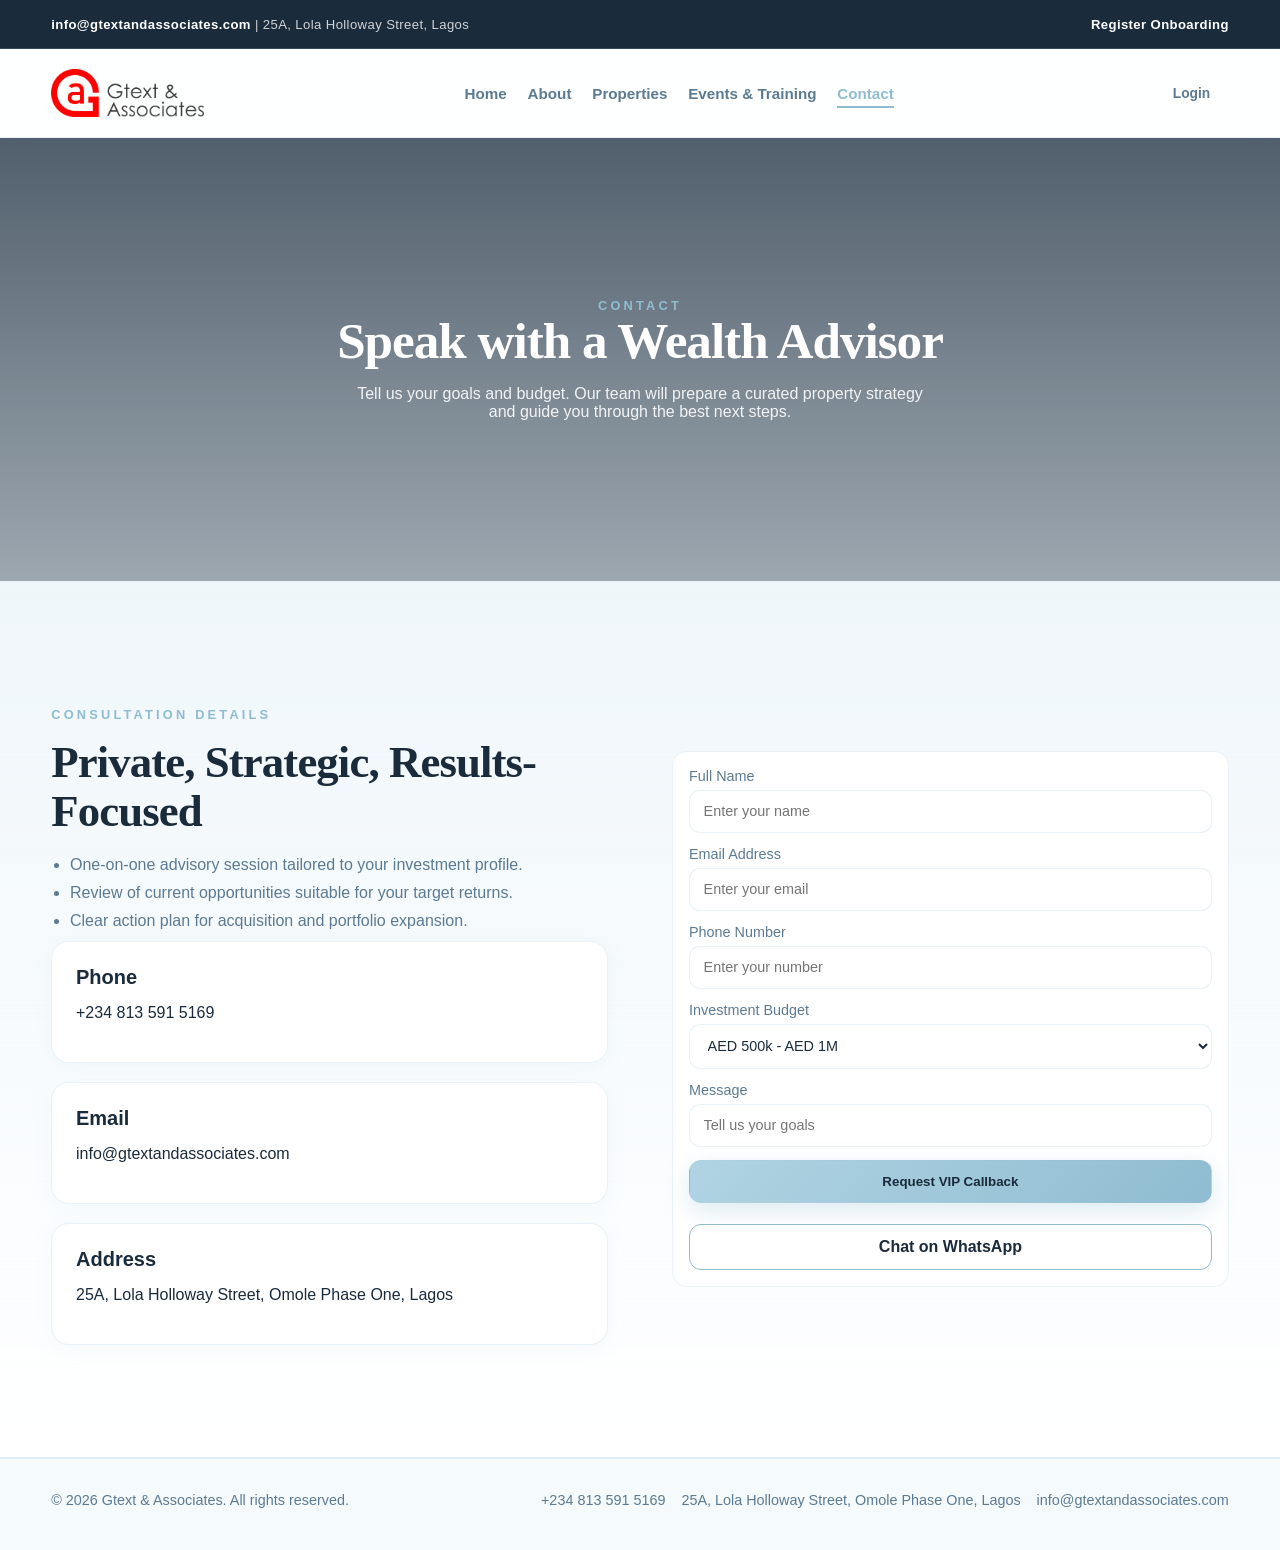
<file: contact.html>
<!DOCTYPE html>
<html lang="en">

<head>
  <meta charset="UTF-8">
  <meta name="viewport" content="width=device-width, initial-scale=1.0">
  <title>Contact | Gtext & Associates</title>
  <meta name="description"
    content="Contact Gtext & Associates for private luxury real estate advisory and consultation.">
  <link rel="preconnect" href="https://fonts.googleapis.com">
  <link rel="preconnect" href="https://fonts.gstatic.com" crossorigin>
  <link
    href="https://fonts.googleapis.com/css2?family=Manrope:wght@400;500;600;700;800&family=Playfair+Display:wght@600;700;800&display=swap"
    rel="stylesheet">
  <link rel="stylesheet" href="./styles.css">

  <!-- Security Headers -->
  <meta http-equiv="Content-Security-Policy"
    content="default-src 'self'; script-src 'self'; style-src 'self' 'unsafe-inline' https://fonts.googleapis.com; font-src 'self' https://fonts.gstatic.com; img-src 'self' data: https:; connect-src 'self'; base-uri 'self'; form-action 'self' https://formspree.io;">
  <meta http-equiv="X-Content-Type-Options" content="nosniff">
  <meta name="referrer" content="strict-origin-when-cross-origin">
</head>

<body>
  <div class="page-bg"></div>

  <div class="topbar">
    <div class="container topbar-wrap">
      <span><a href="mailto:info@gtextandassociates.com">info@gtextandassociates.com</a> | 25A, Lola Holloway Street,
        Lagos</span>
      <div class="topbar-links">
        <a href="./contact.html">Register Onboarding</a>
      </div>
    </div>
  </div>

  <header class="site-header">
    <div class="container nav-wrap">
      <a href="./index.html" class="logo">
        <span class="logo-mark"><img src="./images/ga-logo.webp" alt="Gtext Logo"></span>
      </a>
      <button class="menu-toggle" type="button" aria-label="Toggle menu">Menu</button>
      <nav class="site-nav">
        <a href="./index.html">Home</a>
        <a href="./about.html">About</a>
        <a href="./properties.html">Properties</a>
        <a href="./events.html">Events & Training</a>
        <a href="./contact.html" class="active">Contact</a>
      </nav>
      <div class="nav-actions">
        <a href="./contact.html" class="btn btn-link">Login</a>
      </div>
    </div>
  </header>

  <main>
    <section class="section page-hero"
      style="background: linear-gradient(rgba(26, 43, 60, 0.75), rgba(26, 43, 60, 0.4)), url('https://images.unsplash.com/photo-1486406146926-c627a92ad1ab?auto=format&fit=crop&w=1600&q=80') center/cover; color: #fff; text-align: center; padding: 10rem 0;">
      <div class="container">
        <p class="eyebrow" style="color: var(--gold-strong);">Contact</p>
        <h1 style="color: #fff;">Speak with a Wealth Advisor</h1>
        <p style="color: rgba(255,255,255,0.9); max-width: 65ch; margin: 0 auto;">
          Tell us your goals and budget. Our team will prepare a curated property strategy
          and guide you through the best next steps.
        </p>
      </div>
    </section>

    <section class="section section-soft">
      <div class="container cta-grid">
        <div>
          <p class="eyebrow">Consultation Details</p>
          <h2>Private, Strategic, Results-Focused</h2>
          <ul class="benefits">
            <li>One-on-one advisory session tailored to your investment profile.</li>
            <li>Review of current opportunities suitable for your target returns.</li>
            <li>Clear action plan for acquisition and portfolio expansion.</li>
          </ul>
          <div class="about-points">
            <article>
              <h3>Phone</h3>
              <p>+234 813 591 5169</p>
            </article>
            <article>
              <h3>Email</h3>
              <p>info@gtextandassociates.com</p>
            </article>
            <article>
              <h3>Address</h3>
              <p>25A, Lola Holloway Street, Omole Phase One, Lagos</p>
            </article>
          </div>
        </div>
        <form class="contact-form">
          <label>
            Full Name
            <input type="text" name="name" placeholder="Enter your name" required>
          </label>
          <label>
            Email Address
            <input type="email" name="email" placeholder="Enter your email" required>
          </label>
          <label>
            Phone Number
            <input type="tel" name="phone" placeholder="Enter your number">
          </label>
          <label>
            Investment Budget
            <select name="budget">
              <option>AED 500k - AED 1M</option>
              <option>AED 1M - AED 3M</option>
              <option>AED 3M - AED 10M</option>
              <option>AED 10M+</option>
            </select>
          </label>
          <label>
            Message
            <input type="text" name="message" placeholder="Tell us your goals">
          </label>
          <button type="submit" class="btn btn-brand">Request VIP Callback</button>
          <a href="https://api.whatsapp.com/send/?phone=%2B2348135915169" class="btn btn-outline"
            style="margin-top: 0.5rem; width: 100%;">Chat on WhatsApp</a>
        </form>
      </div>
    </section>
  </main>

  <footer class="site-footer">
    <div class="container footer-wrap">
      <p>© 2026 Gtext & Associates. All rights reserved.</p>
      <div>
        <span>+234 813 591 5169</span>
        <span>25A, Lola Holloway Street, Omole Phase One, Lagos</span>
        <span>info@gtextandassociates.com</span>
      </div>
    </div>
  </footer>

  <script src="./script.js"></script>
</body>

</html>
</file>
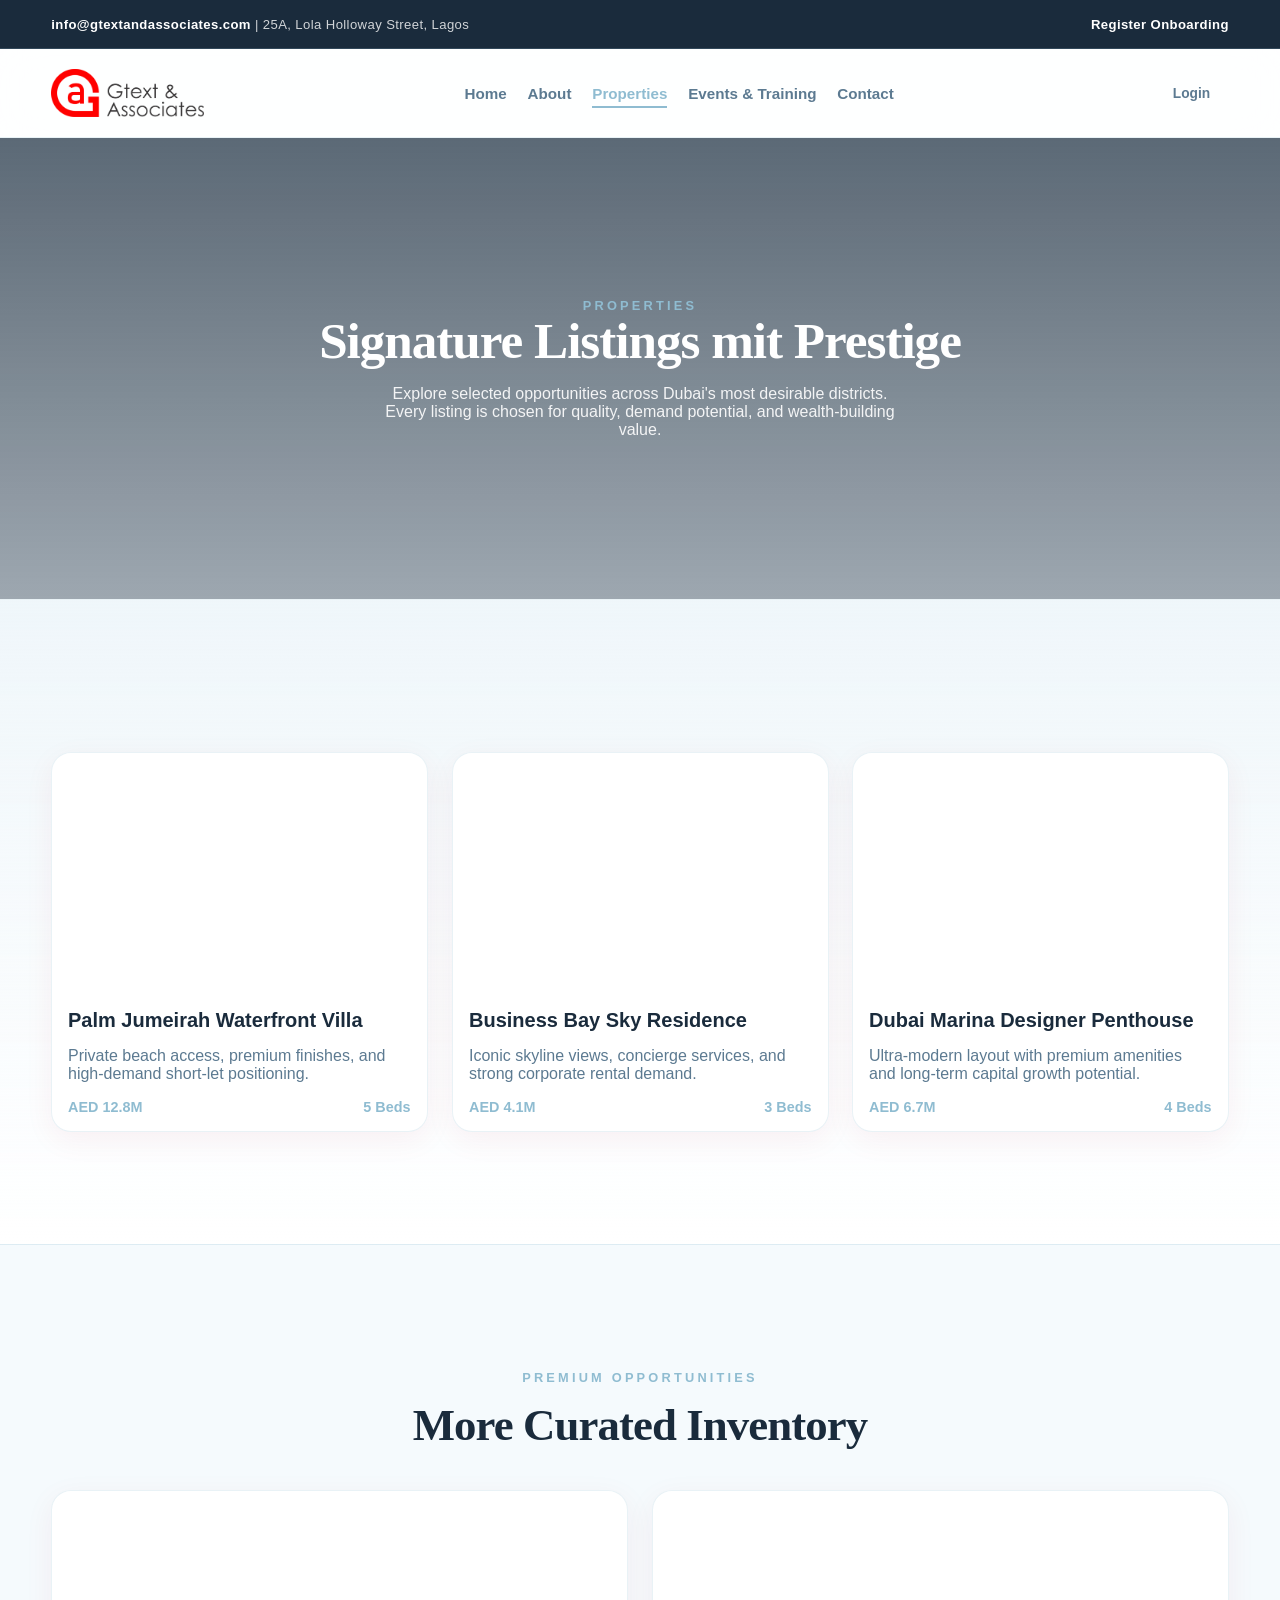
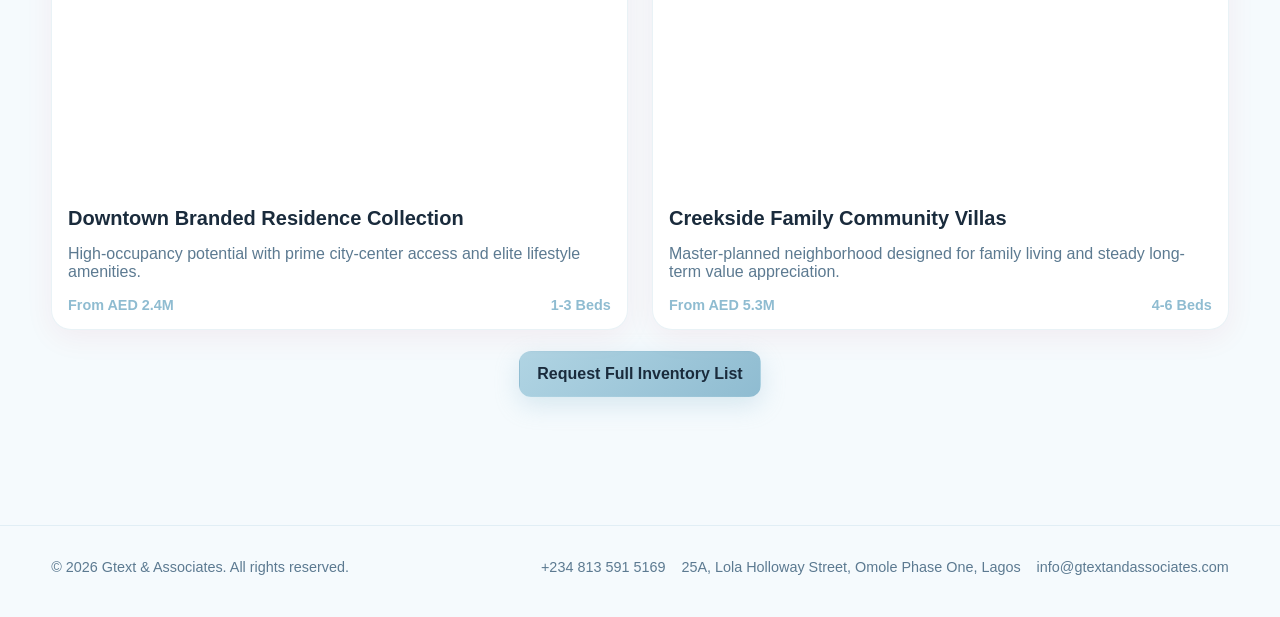
<file: properties.html>
<!DOCTYPE html>
<html lang="en">

<head>
  <meta charset="UTF-8">
  <meta name="viewport" content="width=device-width, initial-scale=1.0">
  <title>Properties | Gtext & Associates</title>
  <meta name="description" content="Browse signature luxury property opportunities with Gtext & Associates.">
  <link rel="preconnect" href="https://fonts.googleapis.com">
  <link rel="preconnect" href="https://fonts.gstatic.com" crossorigin>
  <link
    href="https://fonts.googleapis.com/css2?family=Manrope:wght@400;500;600;700;800&family=Playfair+Display:wght@600;700;800&display=swap"
    rel="stylesheet">
  <link rel="stylesheet" href="./styles.css">

  <!-- Security Headers -->
  <meta http-equiv="Content-Security-Policy"
    content="default-src 'self'; script-src 'self'; style-src 'self' 'unsafe-inline' https://fonts.googleapis.com; font-src 'self' https://fonts.gstatic.com; img-src 'self' data: https:; connect-src 'self'; base-uri 'self'; form-action 'self' https://formspree.io;">
  <meta http-equiv="X-Content-Type-Options" content="nosniff">
  <meta name="referrer" content="strict-origin-when-cross-origin">
</head>

<body>
  <div class="page-bg"></div>

  <div class="topbar">
    <div class="container topbar-wrap">
      <span><a href="mailto:info@gtextandassociates.com">info@gtextandassociates.com</a> | 25A, Lola Holloway Street,
        Lagos</span>
      <div class="topbar-links">
        <a href="./contact.html">Register Onboarding</a>
      </div>
    </div>
  </div>

  <header class="site-header">
    <div class="container nav-wrap">
      <a href="./index.html" class="logo">
        <span class="logo-mark"><img src="./images/ga-logo.webp" alt="Gtext Logo"></span>
      </a>
      <button class="menu-toggle" type="button" aria-label="Toggle menu">Menu</button>
      <nav class="site-nav">
        <a href="./index.html">Home</a>
        <a href="./about.html">About</a>
        <a href="./properties.html" class="active">Properties</a>
        <a href="./events.html">Events & Training</a>
        <a href="./contact.html">Contact</a>
      </nav>
      <div class="nav-actions">
        <a href="./contact.html" class="btn btn-link">Login</a>
      </div>
    </div>
  </header>

  <main>
    <section class="section page-hero"
      style="background: linear-gradient(rgba(26, 43, 60, 0.7), rgba(26, 43, 60, 0.4)), url('https://images.unsplash.com/photo-1512453979798-5ea266f8880c?auto=format&fit=crop&w=1600&q=80') center/cover; color: #fff; text-align: center; padding: 10rem 0;">
      <div class="container">
        <p class="eyebrow" style="color: var(--gold-strong);">Properties</p>
        <h1 style="color: #fff;">Signature Listings mit Prestige</h1>
        <p style="color: rgba(255,255,255,0.9); max-width: 60ch; margin: 0 auto;">
          Explore selected opportunities across Dubai's most desirable districts.
          Every listing is chosen for quality, demand potential, and wealth-building value.
        </p>
      </div>
    </section>

    <section class="section section-soft">
      <div class="container">
        <div class="property-grid">
          <article class="property-card">
            <div class="property-image"
              style="background-image: url('https://images.unsplash.com/photo-1512917774080-9991f1c4c750?auto=format&fit=crop&w=1200&q=80');">
            </div>
            <div class="property-body">
              <h3>Palm Jumeirah Waterfront Villa</h3>
              <p>Private beach access, premium finishes, and high-demand short-let positioning.</p>
              <div class="property-meta"><span>AED 12.8M</span><span>5 Beds</span></div>
            </div>
          </article>
          <article class="property-card">
            <div class="property-image"
              style="background-image: url('https://images.unsplash.com/photo-1545324418-cc1a3fa10c00?auto=format&fit=crop&w=1200&q=80');">
            </div>
            <div class="property-body">
              <h3>Business Bay Sky Residence</h3>
              <p>Iconic skyline views, concierge services, and strong corporate rental demand.</p>
              <div class="property-meta"><span>AED 4.1M</span><span>3 Beds</span></div>
            </div>
          </article>
          <article class="property-card">
            <div class="property-image"
              style="background-image: url('https://images.unsplash.com/photo-1518684079-3c830dcef090?auto=format&fit=crop&w=1200&q=80');">
            </div>
            <div class="property-body">
              <h3>Dubai Marina Designer Penthouse</h3>
              <p>Ultra-modern layout with premium amenities and long-term capital growth potential.</p>
              <div class="property-meta"><span>AED 6.7M</span><span>4 Beds</span></div>
            </div>
          </article>
        </div>
      </div>
    </section>

    <section class="section">
      <div class="container">
        <p class="eyebrow center">Premium Opportunities</p>
        <h2 class="center">More Curated Inventory</h2>
        <div class="property-grid wide">
          <article class="property-card">
            <div class="property-image"
              style="background-image: url('https://images.unsplash.com/photo-1582268611958-ebfd161ef9cf?auto=format&fit=crop&w=1200&q=80'); min-height: 300px;">
            </div>
            <div class="property-body">
              <h3>Downtown Branded Residence Collection</h3>
              <p>High-occupancy potential with prime city-center access and elite lifestyle amenities.</p>
              <div class="property-meta"><span>From AED 2.4M</span><span>1-3 Beds</span></div>
            </div>
          </article>
          <article class="property-card">
            <div class="property-image"
              style="background-image: url('https://images.unsplash.com/photo-1600585154340-be6161a56a0c?auto=format&fit=crop&w=1200&q=80'); min-height: 300px;">
            </div>
            <div class="property-body">
              <h3>Creekside Family Community Villas</h3>
              <p>Master-planned neighborhood designed for family living and steady long-term value appreciation.</p>
              <div class="property-meta"><span>From AED 5.3M</span><span>4-6 Beds</span></div>
            </div>
          </article>
        </div>
        <p class="center" style="margin-top: 1.3rem;">
          <a class="btn btn-brand" href="./contact.html">Request Full Inventory List</a>
        </p>
      </div>
    </section>
  </main>

  <footer class="site-footer">
    <div class="container footer-wrap">
      <p>© 2026 Gtext & Associates. All rights reserved.</p>
      <div>
        <span>+234 813 591 5169</span>
        <span>25A, Lola Holloway Street, Omole Phase One, Lagos</span>
        <span>info@gtextandassociates.com</span>
      </div>
    </div>
  </footer>

  <script src="./script.js"></script>
</body>

</html>
</file>
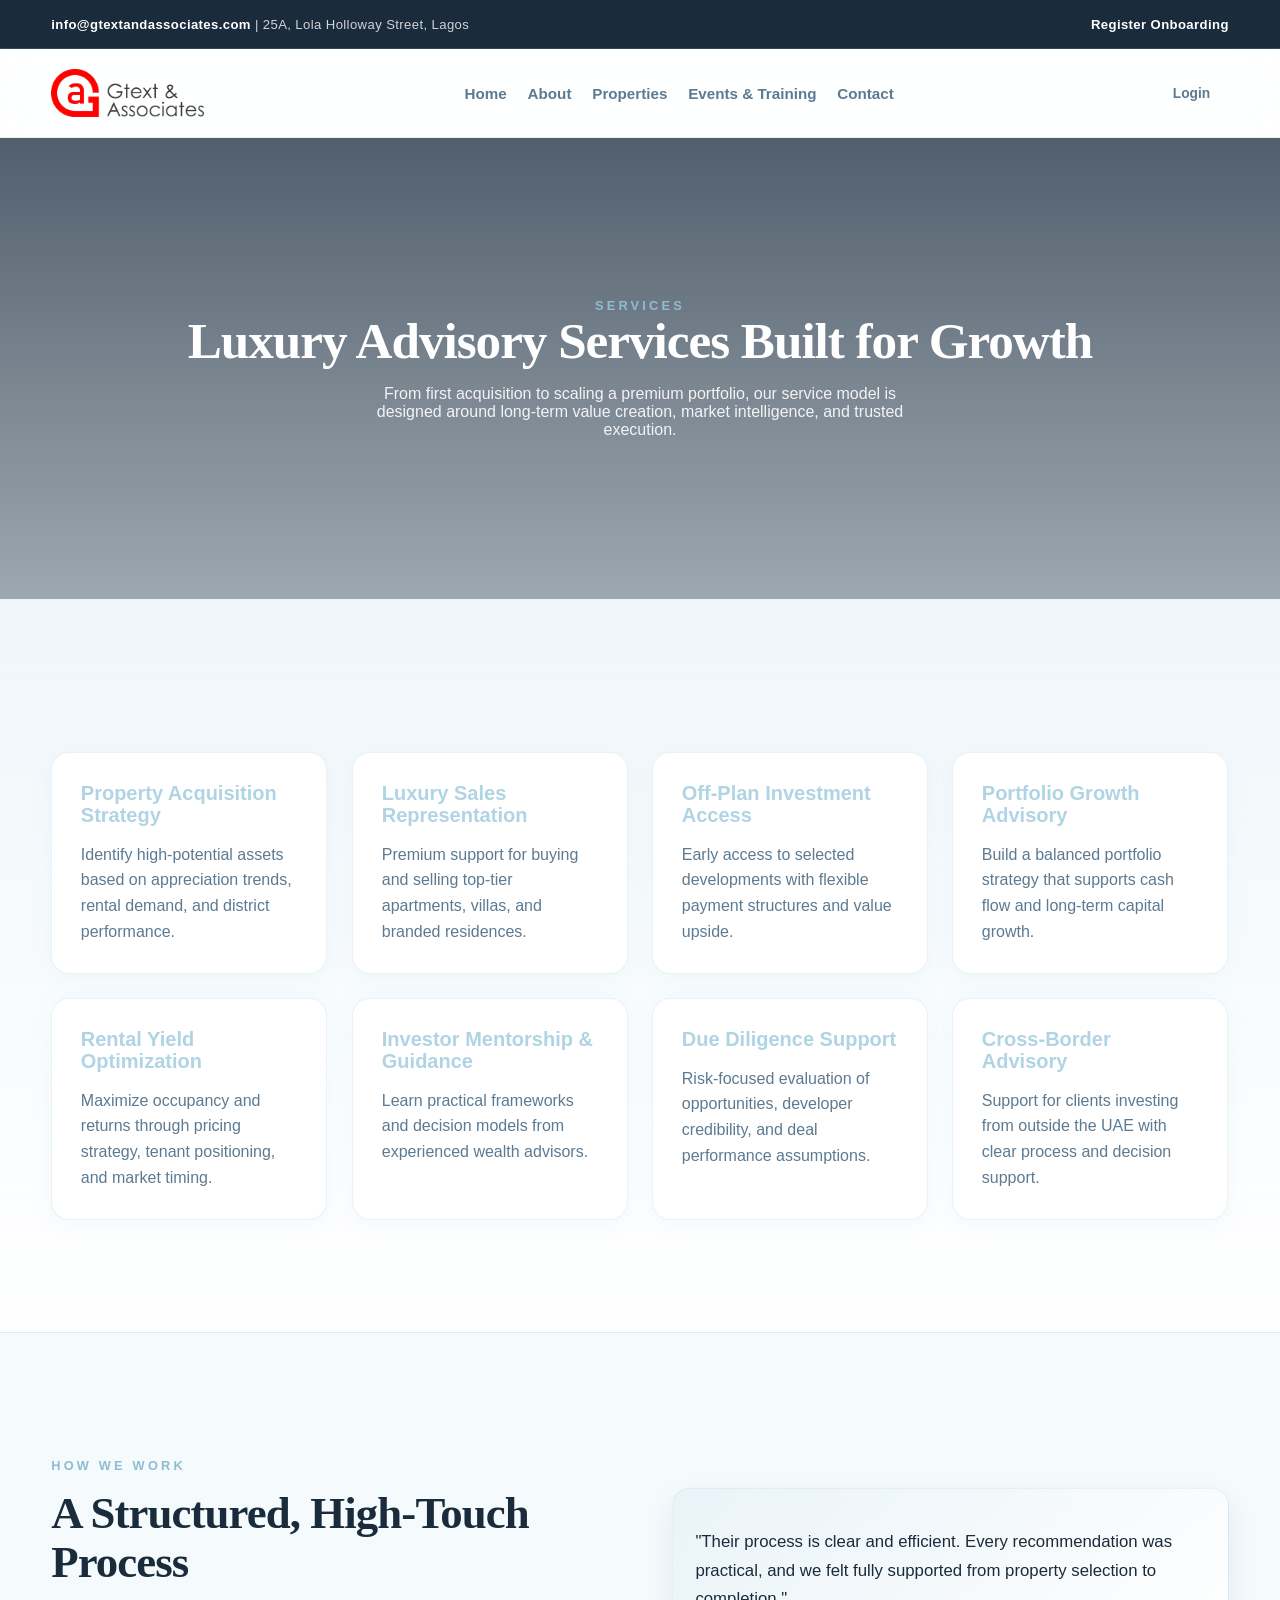
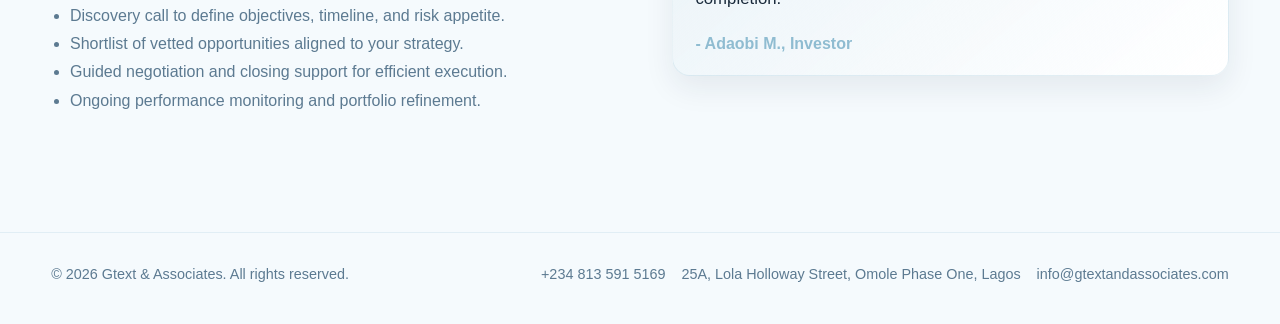
<file: services.html>
<!DOCTYPE html>
<html lang="en">

<head>
  <meta charset="UTF-8">
  <meta name="viewport" content="width=device-width, initial-scale=1.0">
  <title>Services | Gtext & Associates</title>
  <meta name="description" content="Explore luxury real estate and wealth advisory services from Gtext & Associates.">
  <link rel="preconnect" href="https://fonts.googleapis.com">
  <link rel="preconnect" href="https://fonts.gstatic.com" crossorigin>
  <link
    href="https://fonts.googleapis.com/css2?family=Manrope:wght@400;500;600;700;800&family=Playfair+Display:wght@600;700;800&display=swap"
    rel="stylesheet">
  <link rel="stylesheet" href="./styles.css">

  <!-- Security Headers -->
  <meta http-equiv="Content-Security-Policy"
    content="default-src 'self'; script-src 'self'; style-src 'self' 'unsafe-inline' https://fonts.googleapis.com; font-src 'self' https://fonts.gstatic.com; img-src 'self' data: https:; connect-src 'self'; base-uri 'self'; form-action 'self' https://formspree.io;">
  <meta http-equiv="X-Content-Type-Options" content="nosniff">
  <meta name="referrer" content="strict-origin-when-cross-origin">
</head>

<body>
  <div class="page-bg"></div>

  <div class="topbar">
    <div class="container topbar-wrap">
      <span><a href="mailto:info@gtextandassociates.com">info@gtextandassociates.com</a> | 25A, Lola Holloway Street,
        Lagos</span>
      <div class="topbar-links">
        <a href="./contact.html">Register Onboarding</a>
      </div>
    </div>
  </div>

  <header class="site-header">
    <div class="container nav-wrap">
      <a href="./index.html" class="logo">
        <span class="logo-mark"><img src="./images/ga-logo.webp" alt="Gtext Logo"></span>
      </a>
      <button class="menu-toggle" type="button" aria-label="Toggle menu">Menu</button>
      <nav class="site-nav">
        <a href="./index.html">Home</a>
        <a href="./about.html">About</a>
        <a href="./properties.html">Properties</a>
        <a href="./events.html">Events & Training</a>
        <a href="./contact.html">Contact</a>
      </nav>
      <div class="nav-actions">
        <a href="./contact.html" class="btn btn-link">Login</a>
      </div>
    </div>
  </header>

  <main>
    <section class="section page-hero"
      style="background: linear-gradient(rgba(26, 43, 60, 0.75), rgba(26, 43, 60, 0.4)), url('https://images.unsplash.com/photo-1512453979798-5ea266f8880c?auto=format&fit=crop&w=1600&q=80') center/cover; color: #fff; text-align: center; padding: 10rem 0;">
      <div class="container">
        <p class="eyebrow" style="color: var(--gold-strong);">Services</p>
        <h1 style="color: #fff;">Luxury Advisory Services Built for Growth</h1>
        <p style="color: rgba(255,255,255,0.9); max-width: 60ch; margin: 0 auto;">
          From first acquisition to scaling a premium portfolio, our service model is designed
          around long-term value creation, market intelligence, and trusted execution.
        </p>
      </div>
    </section>

    <section class="section section-soft">
      <div class="container">
        <div class="card-grid">
          <article class="service-card">
            <h3>Property Acquisition Strategy</h3>
            <p>Identify high-potential assets based on appreciation trends, rental demand, and district performance.</p>
          </article>
          <article class="service-card">
            <h3>Luxury Sales Representation</h3>
            <p>Premium support for buying and selling top-tier apartments, villas, and branded residences.</p>
          </article>
          <article class="service-card">
            <h3>Off-Plan Investment Access</h3>
            <p>Early access to selected developments with flexible payment structures and value upside.</p>
          </article>
          <article class="service-card">
            <h3>Portfolio Growth Advisory</h3>
            <p>Build a balanced portfolio strategy that supports cash flow and long-term capital growth.</p>
          </article>
          <article class="service-card">
            <h3>Rental Yield Optimization</h3>
            <p>Maximize occupancy and returns through pricing strategy, tenant positioning, and market timing.</p>
          </article>
          <article class="service-card">
            <h3>Investor Mentorship & Guidance</h3>
            <p>Learn practical frameworks and decision models from experienced wealth advisors.</p>
          </article>
          <article class="service-card">
            <h3>Due Diligence Support</h3>
            <p>Risk-focused evaluation of opportunities, developer credibility, and deal performance assumptions.</p>
          </article>
          <article class="service-card">
            <h3>Cross-Border Advisory</h3>
            <p>Support for clients investing from outside the UAE with clear process and decision support.</p>
          </article>
        </div>
      </div>
    </section>

    <section class="section">
      <div class="container why-grid">
        <div>
          <p class="eyebrow">How We Work</p>
          <h2>A Structured, High-Touch Process</h2>
          <ul class="benefits">
            <li>Discovery call to define objectives, timeline, and risk appetite.</li>
            <li>Shortlist of vetted opportunities aligned to your strategy.</li>
            <li>Guided negotiation and closing support for efficient execution.</li>
            <li>Ongoing performance monitoring and portfolio refinement.</li>
          </ul>
        </div>
        <div class="testimonial">
          <p>
            "Their process is clear and efficient. Every recommendation was practical,
            and we felt fully supported from property selection to completion."
          </p>
          <h4>- Adaobi M., Investor</h4>
        </div>
      </div>
    </section>
  </main>

  <footer class="site-footer">
    <div class="container footer-wrap">
      <p>© 2026 Gtext & Associates. All rights reserved.</p>
      <div>
        <span>+234 813 591 5169</span>
        <span>25A, Lola Holloway Street, Omole Phase One, Lagos</span>
        <span>info@gtextandassociates.com</span>
      </div>
    </div>
  </footer>

  <script src="./script.js"></script>
</body>

</html>
</file>
<file: styles.css>
:root {
  --bg: #f5fafd;
  /* Very light powder blue tint for background */
  --surface: #ffffff;
  --surface-soft: #eef7fb;
  --text: #1a2b3c;
  /* Deep navy for luxury contrast */
  --muted: #5c7a91;
  /* Muted steel blue */
  --gold: #b0d4e3;
  /* Core Powder Blue */
  --gold-strong: #8fbcd1;
  /* Stronger Powder Blue */
  --line: rgba(143, 188, 209, 0.2);
  --shadow: 0 12px 30px rgba(26, 43, 60, 0.08);
  /* Sophisticated darker shadow */
}

* {
  box-sizing: border-box;
}

html,
body {
  margin: 0;
  padding: 0;
  font-family: Manrope, sans-serif;
  background: var(--bg);
  color: var(--text);
  scroll-behavior: smooth;
}

body {
  position: relative;
  min-height: 100vh;
  animation: page-enter 720ms cubic-bezier(0.16, 1, 0.3, 1);
}

.page-bg {
  position: fixed;
  inset: 0;
  background:
    radial-gradient(circle at 12% 10%, rgba(143, 188, 209, 0.15), transparent 44%),
    radial-gradient(circle at 88% 14%, rgba(176, 212, 227, 0.1), transparent 48%),
    linear-gradient(140deg, #f0f7fa, #ffffff 45%, #f5fafd 100%);
  z-index: -1;
}

/* Add a subtle geometric pattern to the background */
.page-bg::after {
  content: "";
  position: absolute;
  inset: 0;
  opacity: 0.04;
  background-image: url("data:image/svg+xml,%3Csvg width='60' height='60' viewBox='0 0 60 60' xmlns='http://www.w3.org/2000/svg'%3E%3Cpath d='M30 0l30 30-30 30L0 30z' fill='%238fbcd1' fill-opacity='1' fill-rule='evenodd'/%3E%3C/svg%3E");
}

.container {
  width: min(1200px, 92%);
  margin: 0 auto;
}

.topbar {
  border-bottom: 1px solid var(--line);
  background: var(--text);
  /* Darker for more contrast */
}

.topbar-wrap {
  min-height: 48px;
  display: flex;
  align-items: center;
  justify-content: space-between;
  gap: 0.8rem;
  color: rgba(255, 255, 255, 0.8);
  font-size: 0.82rem;
  letter-spacing: 0.03em;
}

.topbar a {
  color: #ffffff;
  text-decoration: none;
  font-weight: 600;
}

.topbar-links {
  display: inline-flex;
  align-items: center;
  gap: 1.5rem;
}

.section {
  padding: 7rem 0;
}

.section-soft {
  background: linear-gradient(180deg, rgba(143, 188, 209, 0.05), rgba(255, 255, 255, 0.95));
  border-top: 1px solid var(--line);
  border-bottom: 1px solid var(--line);
}

.site-header {
  position: sticky;
  top: 0;
  backdrop-filter: blur(20px);
  background: rgba(255, 255, 255, 0.85);
  border-bottom: 1px solid var(--line);
  z-index: 100;
  transition: all 400ms ease;
}

.nav-wrap {
  display: flex;
  align-items: center;
  justify-content: space-between;
  gap: 2rem;
  min-height: 88px;
}

.logo {
  display: inline-flex;
  align-items: center;
  gap: 0.8rem;
  color: var(--text);
  text-decoration: none;
  font-weight: 800;
}

.logo-mark {
  height: 48px;
  display: flex;
  align-items: center;
  overflow: hidden;
}

.logo-mark img {
  width: 100%;
  height: 100%;
  object-fit: contain;
}

.logo-text {
  letter-spacing: -0.01em;
  font-size: 1.2rem;
  font-family: 'Playfair Display', serif;
}

.site-nav {
  display: flex;
  gap: 1.3rem;
}

.site-nav a {
  position: relative;
  color: var(--muted);
  text-decoration: none;
  font-weight: 600;
  font-size: 0.95rem;
  transition: color 260ms ease;
}

.site-nav a::after {
  content: "";
  position: absolute;
  left: 0;
  bottom: -0.38rem;
  width: 100%;
  height: 2px;
  background: var(--gold-strong);
  transform: scaleX(0);
  transform-origin: center;
  transition: transform 240ms ease;
}

.site-nav a:hover {
  color: var(--text);
}

.site-nav a:hover::after,
.site-nav a.active::after {
  transform: scaleX(1);
}

.site-nav a.active {
  color: var(--gold-strong);
}

.menu-toggle {
  display: none;
  border: 1px solid var(--line);
  background: transparent;
  color: var(--text);
  padding: 0.45rem 0.65rem;
  border-radius: 9px;
  cursor: pointer;
}

.nav-actions {
  display: inline-flex;
  gap: 0.55rem;
}

.btn-link {
  border-color: var(--line);
  color: var(--muted);
  font-size: 0.86rem;
  padding: 0.55rem 0.8rem;
}

.btn {
  display: inline-flex;
  align-items: center;
  justify-content: center;
  gap: 0.4rem;
  border-radius: 12px;
  padding: 0.82rem 1.1rem;
  text-decoration: none;
  font-weight: 700;
  border: 1px solid transparent;
  transition:
    transform 280ms cubic-bezier(0.22, 1, 0.36, 1),
    box-shadow 280ms ease,
    background-color 280ms ease,
    border-color 280ms ease,
    color 280ms ease;
}

.btn-brand {
  color: var(--text);
  /* Dark navy text for better contrast on light blue */
  background: linear-gradient(135deg, var(--gold), var(--gold-strong));
  box-shadow: 0 8px 24px rgba(143, 188, 209, 0.3);
}

.btn-brand:hover {
  transform: translateY(-2px);
  box-shadow: 0 12px 30px rgba(143, 188, 209, 0.4);
}

.btn-outline {
  border-color: var(--gold-strong);
  color: var(--text);
}

.btn-ghost {
  border-color: var(--line);
  color: var(--text);
}

.hero-grid {
  display: grid;
  grid-template-columns: 1.2fr 0.8fr;
  gap: 2.1rem;
  align-items: center;
}

.hero-image-section {
  width: 100%;
  min-height: calc(100vh - 122px);
}

.hero-image {
  width: 100%;
  min-height: calc(100vh - 122px);
  background:
    linear-gradient(to top, rgba(26, 43, 60, 0.5), rgba(26, 43, 60, 0.1)),
    url("./images/gtextandassociates cover.jpg") center / cover no-repeat;
  animation: hero-drift 14s ease-in-out infinite alternate;
  display: flex;
  align-items: center;
  justify-content: center;
  text-align: center;
}

.hero-content {
  max-width: 900px;
  padding: 2rem;
  color: #fff;
  z-index: 2;
  animation: fade-up 1s ease-out forwards;
}

.hero-content h1 {
  font-size: clamp(2.5rem, 6vw, 5rem);
  font-weight: 800;
  text-shadow: 0 4px 12px rgba(0, 0, 0, 0.3);
  margin-bottom: 1.5rem;
}

.hero-content p {
  font-size: clamp(1.1rem, 2vw, 1.4rem);
  opacity: 0.95;
  margin-bottom: 2.5rem;
  text-shadow: 0 2px 8px rgba(0, 0, 0, 0.3);
}

.page-hero {
  text-align: center;
  padding-top: 4.4rem;
  padding-bottom: 3.2rem;
}

.page-hero p {
  max-width: 72ch;
  margin: 0 auto;
  color: var(--muted);
}

.eyebrow {
  text-transform: uppercase;
  letter-spacing: 0.2rem;
  color: var(--gold-strong);
  font-size: 0.8rem;
  font-weight: 800;
  margin-bottom: 1rem;
  display: block;
}

h1,
h2,
h3 {
  margin-top: 0;
  line-height: 1.1;
}

h1,
h2 {
  font-family: "Playfair Display", serif;
  letter-spacing: -0.02em;
}

h1 {
  font-size: clamp(2.2rem, 4vw, 4rem);
  margin-bottom: 1rem;
}

h2 {
  font-size: clamp(2rem, 3.5vw, 3rem);
  margin-bottom: 1.2rem;
}

h3 {
  font-size: 1.25rem;
  margin-bottom: 0.6rem;
}

.lead {
  color: var(--muted);
  font-size: 1.05rem;
  max-width: 61ch;
}

.hero-actions {
  display: flex;
  flex-wrap: wrap;
  gap: 0.8rem;
  margin-top: 1.5rem;
}

.stats {
  margin-top: 2.2rem;
  display: grid;
  grid-template-columns: repeat(3, minmax(0, 1fr));
  gap: 0.7rem;
}

.stat {
  border: 1px solid var(--line);
  border-radius: 14px;
  background: var(--surface);
  padding: 1rem;
}

.stat h3 {
  color: var(--text);
  /* Navy for stats */
  margin-bottom: 0.2rem;
}

.stat p {
  margin: 0;
  color: var(--muted);
  font-size: 0.88rem;
}

.hero-card {
  border: 1px solid var(--line);
  background: linear-gradient(160deg, #ffffff, #fff5f7);
  border-radius: 18px;
  padding: 1.5rem;
  box-shadow: var(--shadow);
}

.card-label {
  margin: 0 0 0.8rem;
  color: var(--gold);
  font-weight: 700;
  font-size: 0.85rem;
}

.hero-card p {
  color: var(--muted);
}

.card-meta {
  display: flex;
  justify-content: space-between;
  margin: 1rem 0 1.2rem;
  color: var(--text);
  font-weight: 700;
  font-size: 0.9rem;
}

.card-btn {
  width: 100%;
}

.about-grid,
.why-grid,
.cta-grid {
  display: grid;
  grid-template-columns: 1fr 1fr;
  gap: 4rem;
  align-items: center;
}

.about-points {
  display: grid;
  gap: 1.2rem;
}

.about-points article {
  border: 1px solid var(--line);
  background: var(--surface);
  border-radius: 18px;
  padding: 1.5rem;
  transition: transform 320ms cubic-bezier(0.22, 1, 0.36, 1), box-shadow 320ms ease;
  box-shadow: 0 4px 20px rgba(143, 188, 209, 0.08);
}

.center {
  text-align: center;
}

.card-grid,
.property-grid {
  display: grid;
  grid-template-columns: repeat(4, minmax(0, 1fr));
  gap: 1.5rem;
  margin-top: 2.5rem;
}

.service-card {
  border: 1px solid var(--line);
  border-radius: 18px;
  background: var(--surface);
  padding: 1.8rem;
  transition: all 400ms cubic-bezier(0.22, 1, 0.36, 1);
  box-shadow: 0 4px 20px rgba(143, 188, 209, 0.08);
}

.service-card h3 {
  color: var(--gold);
  margin-bottom: 0.8rem;
}

.service-card p {
  color: var(--muted);
  margin-bottom: 0;
  line-height: 1.6;
}

.property-grid {
  grid-template-columns: repeat(3, minmax(0, 1fr));
}

.property-card {
  overflow: hidden;
  border-radius: 20px;
  border: 1px solid var(--line);
  background: var(--surface);
  transition: all 400ms cubic-bezier(0.22, 1, 0.36, 1);
  box-shadow: 0 8px 30px rgba(179, 18, 47, 0.06);
}

.property-image {
  height: 240px;
}

.property-image.one {
  background:
    linear-gradient(to top, rgba(6, 7, 11, 0.5), rgba(6, 7, 11, 0.1)),
    url("./images/modern_dubai_apartment_exterior_1770977763338.png") center / cover;
}

.property-image.two {
  background:
    linear-gradient(to top, rgba(6, 7, 11, 0.5), rgba(6, 7, 11, 0.1)),
    url("https://images.unsplash.com/photo-1545324418-cc1a3fa10c00?auto=format&fit=crop&w=1200&q=80") center / cover;
}

.property-image.three {
  background:
    linear-gradient(to top, rgba(6, 7, 11, 0.5), rgba(6, 7, 11, 0.1)),
    url("https://images.unsplash.com/photo-1512917774080-9991f1c4c750?auto=format&fit=crop&w=1200&q=80") center / cover;
}

.property-body {
  padding: 1rem;
}

.property-body p {
  color: var(--muted);
}

.property-meta {
  display: flex;
  justify-content: space-between;
  font-weight: 700;
  color: var(--gold-strong);
  font-size: 0.9rem;
}

.property-grid.wide {
  grid-template-columns: repeat(2, minmax(0, 1fr));
}

.event-card {
  border: 1px solid var(--line);
  background: var(--surface);
  border-radius: 14px;
  padding: 1.15rem;
  transition: transform 320ms cubic-bezier(0.22, 1, 0.36, 1), box-shadow 320ms ease;
}

.event-meta {
  margin-top: 0.7rem;
  display: flex;
  flex-wrap: wrap;
  gap: 0.5rem;
}

.badge {
  display: inline-block;
  padding: 0.28rem 0.6rem;
  border-radius: 999px;
  border: 1px solid var(--line);
  color: var(--gold-strong);
  font-size: 0.76rem;
  font-weight: 700;
}

.benefits {
  margin: 0.8rem 0 0;
  padding-left: 1.2rem;
  color: var(--muted);
}

.benefits li {
  margin-bottom: 0.65rem;
}

.testimonial {
  border: 1px solid var(--line);
  background: linear-gradient(140deg, rgba(143, 188, 209, 0.1), rgba(255, 255, 255, 0.98));
  border-radius: 18px;
  padding: 1.4rem;
  box-shadow: var(--shadow);
  transition: transform 340ms cubic-bezier(0.22, 1, 0.36, 1), box-shadow 340ms ease;
}

.testimonial p {
  color: var(--text);
  font-size: 1.05rem;
  line-height: 1.7;
}

.testimonial h4 {
  margin-bottom: 0;
  color: var(--gold-strong);
}

.cta {
  border-top: 1px solid var(--line);
}

.contact-form {
  border: 1px solid var(--line);
  background: var(--surface);
  border-radius: 15px;
  padding: 1rem;
  display: grid;
  gap: 0.8rem;
  transition: transform 320ms cubic-bezier(0.22, 1, 0.36, 1), box-shadow 320ms ease;
}

.service-card:hover,
.property-card:hover,
.about-points article:hover,
.event-card:hover,
.testimonial:hover,
.contact-form:hover {
  transform: translateY(-8px);
  box-shadow: 0 25px 50px rgba(143, 188, 209, 0.25);
  border-color: var(--gold-strong);
}

.property-card:hover .property-image {
  transform: scale(1.04);
}

.property-image {
  transition: transform 600ms cubic-bezier(0.22, 1, 0.36, 1);
}

.reveal {
  opacity: 0;
  transform: translateY(24px) scale(0.985);
  transition:
    opacity 700ms cubic-bezier(0.22, 1, 0.36, 1),
    transform 700ms cubic-bezier(0.22, 1, 0.36, 1);
  transition-delay: var(--reveal-delay, 0ms);
  will-change: opacity, transform;
}

.reveal.in-view {
  opacity: 1;
  transform: translateY(0) scale(1);
}

@keyframes page-enter {
  from {
    opacity: 0;
    transform: translateY(8px);
  }

  to {
    opacity: 1;
    transform: translateY(0);
  }
}

@keyframes hero-drift {
  from {
    background-position: center 46%;
  }

  to {
    background-position: center 54%;
  }
}

@media (prefers-reduced-motion: reduce) {
  * {
    animation: none !important;
    transition: none !important;
    scroll-behavior: auto !important;
  }

  .reveal {
    opacity: 1 !important;
    transform: none !important;
  }
}

.contact-form label {
  display: grid;
  gap: 0.35rem;
  color: var(--muted);
  font-size: 0.9rem;
}

.contact-form input,
.contact-form select {
  width: 100%;
  border: 1px solid var(--line);
  border-radius: 11px;
  background: #ffffff;
  color: var(--text);
  padding: 0.8rem 0.85rem;
  font: inherit;
}

.contact-form input:focus,
.contact-form select:focus {
  outline: 2px solid rgba(216, 25, 61, 0.35);
  border-color: transparent;
}

.site-footer {
  border-top: 1px solid var(--line);
  padding: 1.15rem 0 1.7rem;
}

.footer-wrap {
  display: flex;
  align-items: center;
  justify-content: space-between;
  gap: 1rem;
  color: var(--muted);
  font-size: 0.9rem;
}

.footer-wrap div {
  display: inline-flex;
  gap: 1rem;
}

.dual-feature {
  display: grid;
  grid-template-columns: 1.1fr 0.9fr;
  gap: 5rem;
  align-items: center;
}

.feature-text {
  animation: fade-right 1s ease-out;
}

@keyframes fade-right {
  from {
    opacity: 0;
    transform: translateX(30px);
  }

  to {
    opacity: 1;
    transform: translateX(0);
  }
}

@keyframes fade-up {
  from {
    opacity: 0;
    transform: translateY(30px);
  }

  to {
    opacity: 1;
    transform: translateY(0);
  }
}

@media (max-width: 980px) {

  .hero-grid,
  .about-grid,
  .why-grid,
  .cta-grid,
  .card-grid,
  .property-grid,
  .dual-feature {
    grid-template-columns: 1fr;
    gap: 2.5rem;
  }

  .dual-feature {
    text-align: center;
  }

  .luxury-perks li {
    justify-content: center;
  }

  .site-nav,
  .btn-outline,
  .nav-actions {
    display: none;
  }

  .menu-toggle {
    display: inline-flex;
  }

  .site-nav.is-open {
    display: grid;
    position: absolute;
    top: 78px;
    right: 4%;
    width: min(260px, 92vw);
    background: #ffffff;
    border: 1px solid var(--line);
    border-radius: 12px;
    padding: 0.8rem;
    gap: 0.5rem;
  }

  .stats {
    grid-template-columns: 1fr;
  }

  .topbar-wrap {
    flex-direction: column;
    justify-content: center;
    padding: 0.5rem 0;
    text-align: center;
  }
}
</file>
